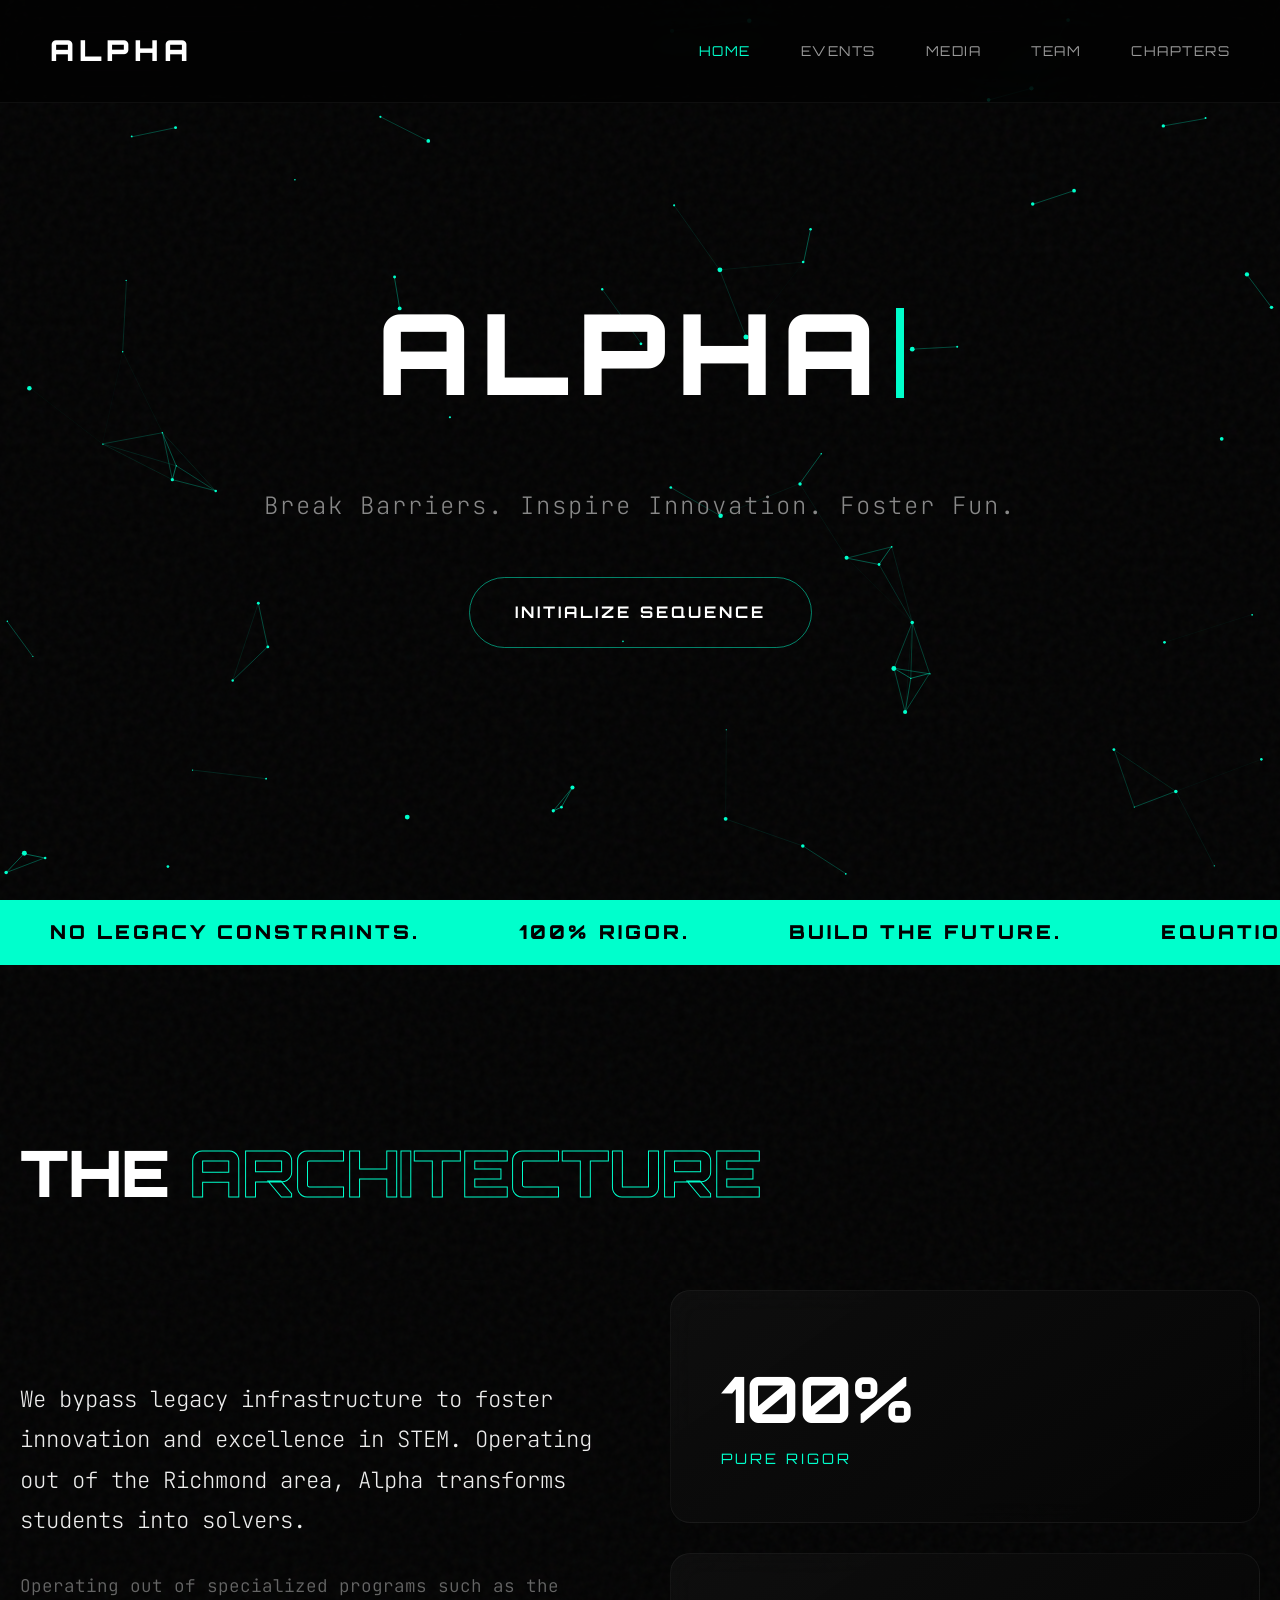
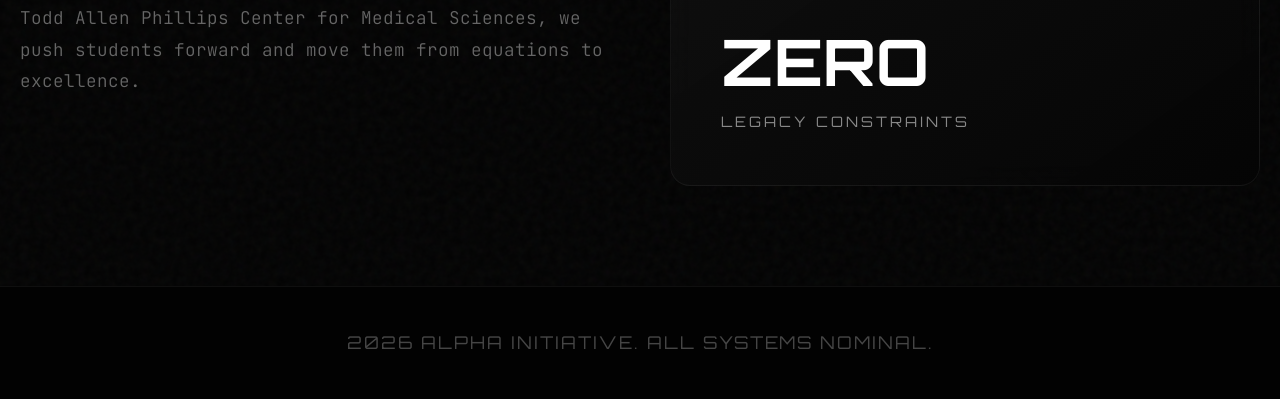
<file: index.html>
<!DOCTYPE html>
<html lang="en">
<head>
    <meta charset="UTF-8">
    <meta name="viewport" content="width=device-width, initial-scale=1.0">
    <title>ALPHA | Applied Innovation</title>
    <link href="https://fonts.googleapis.com/css2?family=JetBrains+Mono:wght@200;400;700&family=Orbitron:wght@400;700;900&display=swap" rel="stylesheet">
    <link rel="stylesheet" href="style.css">
</head>
<body>
    <div id="custom-cursor"></div>
    
    <canvas id="particle-canvas"></canvas>

    <nav>
        <div class="logo"><a href="index.html">ALPHA</a></div>
        <div class="nav-links">
            <a href="index.html" class="active">Home</a>
            <a href="events.html">Events</a>
            <a href="media.html">Media</a>
            <a href="team.html">Team</a>
            <a href="chapters.html">Chapters</a>
        </div>
    </nav>

    <header class="hero">
        <div class="hero-content reveal">
            <h1 class="hero-title" id="typewriter"></h1>
            <p style="font-size: 1.5rem; color: #888; margin: 30px 0 50px; font-weight: 200; letter-spacing: 2px;">
                Break Barriers. Inspire Innovation. Foster Fun.
            </p>
            <a href="events.html" class="btn-primary">Initialize Sequence</a>
        </div>
    </header>

    <div class="marquee-container reveal">
        <div class="marquee-content">
            <span>NO LEGACY CONSTRAINTS.</span>
            <span>100% RIGOR.</span>
            <span>BUILD THE FUTURE.</span>
            <span>EQUATIONS TO EXCELLENCE.</span>
            <span>NO LEGACY CONSTRAINTS.</span>
            <span>100% RIGOR.</span>
            <span>BUILD THE FUTURE.</span>
            <span>EQUATIONS TO EXCELLENCE.</span>
        </div>
    </div>

    <section class="container reveal" style="padding-top: 150px;">
        <h2 class="section-title">THE <span>ARCHITECTURE</span></h2>
        <div class="grid-2">
            <div>
                <p style="font-size: 1.4rem; color: #eee; margin-bottom: 30px; font-weight: 200; line-height: 1.8;">
                    We bypass legacy infrastructure to foster innovation and excellence in STEM. Operating out of the Richmond area, Alpha transforms students into solvers.
                </p>
                <p style="color: #666; font-size: 1.1rem; line-height: 1.8;">
                    Operating out of specialized programs such as the Todd Allen Phillips Center for Medical Sciences, we push students forward and move them from equations to excellence.
                </p>
            </div>
            <div style="display: flex; gap: 30px; flex-direction: column;">
                <div class="card" style="text-align: left;">
                    <h3 style="font-size: 4rem; color: var(--text-light); font-family: var(--font-heading); margin-bottom: -10px;">100%</h3>
                    <p style="color: var(--alpha-green); font-family: var(--font-heading); letter-spacing: 3px; font-size: 0.9rem;">PURE RIGOR</p>
                </div>
                <div class="card" style="text-align: left;">
                    <h3 style="font-size: 4rem; color: var(--text-light); font-family: var(--font-heading); margin-bottom: -10px;">ZERO</h3>
                    <p style="color: #888; font-family: var(--font-heading); letter-spacing: 3px; font-size: 0.9rem;">LEGACY CONSTRAINTS</p>
                </div>
            </div>
        </div>
    </section>

    <footer><p style="opacity: 0.3; letter-spacing: 2px;">2026 ALPHA INITIATIVE. ALL SYSTEMS NOMINAL.</p></footer>
    <script src="script.js"></script>
</body>
</html>
</file>
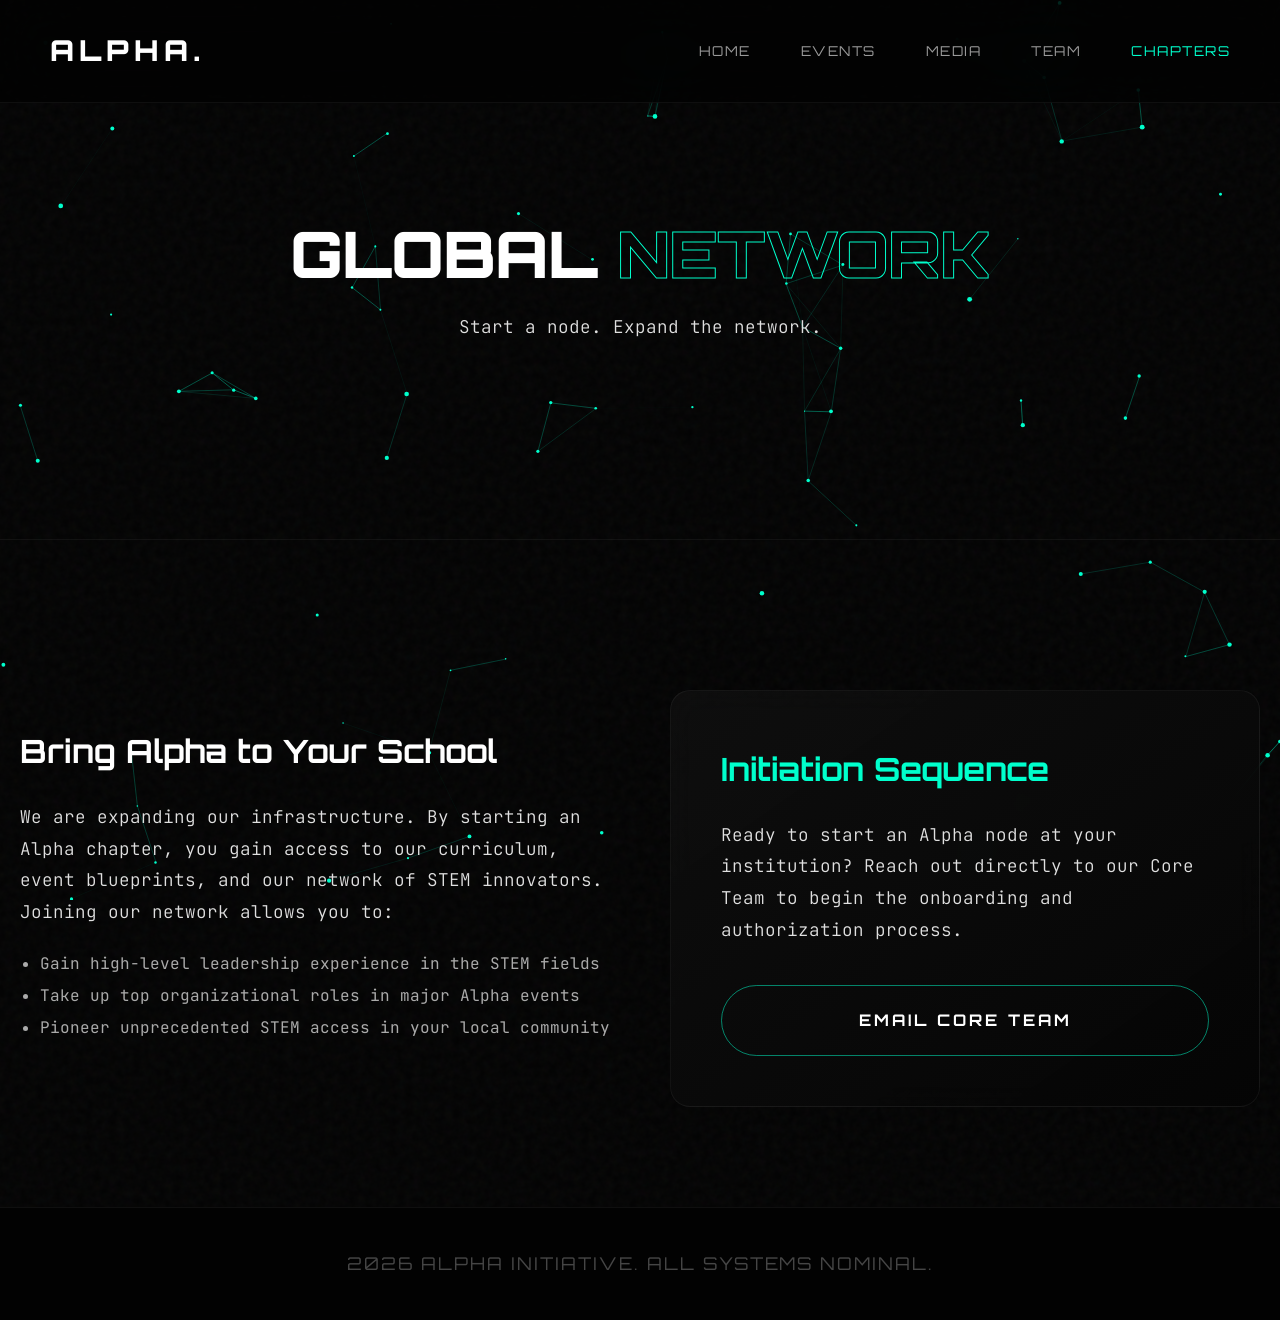
<file: chapters.html>
<!DOCTYPE html>
<html lang="en">
<head>
    <meta charset="UTF-8">
    <meta name="viewport" content="width=device-width, initial-scale=1.0">
    <title>Chapters | ALPHA</title>
    <link href="https://fonts.googleapis.com/css2?family=JetBrains+Mono:wght@400;500;700&family=Orbitron:wght@400;700;900&display=swap" rel="stylesheet">
    <link rel="stylesheet" href="style.css">
</head>
<body>
    <canvas id="particle-canvas"></canvas>

    <nav>
        <div class="logo"><a href="index.html">ALPHA.</a></div>
        <div class="nav-links">
            <a href="index.html">Home</a>
            <a href="events.html">Events</a>
            <a href="media.html">Media</a>
            <a href="team.html">Team</a>
            <a href="chapters.html" class="active">Chapters</a>
        </div>
    </nav>

    <header class="page-header">
        <div class="reveal">
            <h1 class="section-title" style="margin-bottom:0;">GLOBAL <span>NETWORK</span></h1>
            <p>Start a node. Expand the network.</p>
        </div>
    </header>

    <section class="container reveal">
        <div class="grid-2">
            <div>
                <h2 style="font-family: var(--font-heading); font-size: 2rem; margin-bottom: 20px;">Bring Alpha to Your School</h2>
                <p style="color: var(--text-muted); margin-bottom: 20px;">We are expanding our infrastructure. By starting an Alpha chapter, you gain access to our curriculum, event blueprints, and our network of STEM innovators. Joining our network allows you to:</p>
                <ul style="color: #aaa; margin-left: 20px; margin-bottom: 30px; line-height: 2;">
                    <li>Gain high-level leadership experience in the STEM fields</li>
                    <li>Take up top organizational roles in major Alpha events</li>
                    <li>Pioneer unprecedented STEM access in your local community</li>
                </ul>
            </div>
            
            <div class="card">
                <h3 style="font-family: var(--font-heading); margin-bottom: 20px; color: var(--alpha-green); font-size: 2rem;">Initiation Sequence</h3>
                <p style="color: var(--text-muted); margin-bottom: 40px; font-size: 1.1rem;">
                    Ready to start an Alpha node at your institution? Reach out directly to our Core Team to begin the onboarding and authorization process.
                </p>
                
                <a href="mailto:arjunmadaan29@gmail.com?subject=New%20Alpha%20Chapter%20Inquiry" class="btn-magnetic" style="width: 100%; text-align: center;">
                    EMAIL CORE TEAM
                </a>
            </div>

        </div>
    </section>

    <footer><p style="opacity: 0.3; letter-spacing: 2px;">2026 ALPHA INITIATIVE. ALL SYSTEMS NOMINAL.</p></footer>
    
    <script src="script.js"></script>
</body>
</html>
</file>
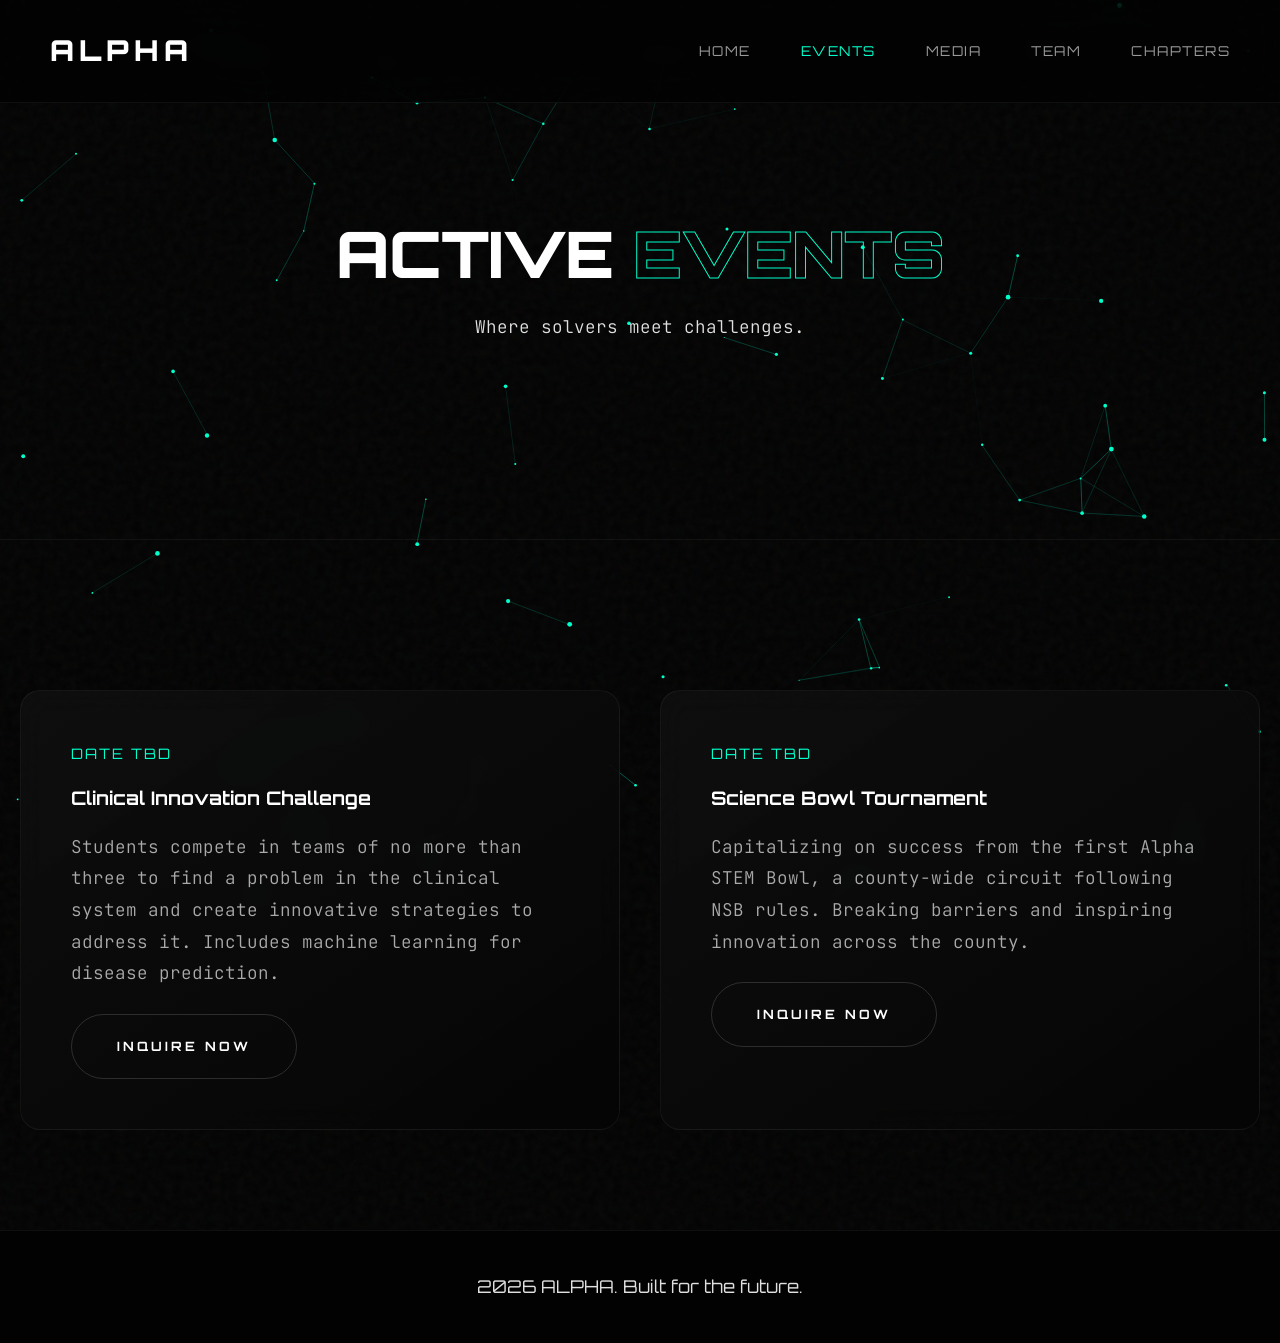
<file: events.html>
<!DOCTYPE html>
<html lang="en">
<head>
    <meta charset="UTF-8">
    <meta name="viewport" content="width=device-width, initial-scale=1.0">
    <title>Events | ALPHA</title>
    <link href="https://fonts.googleapis.com/css2?family=JetBrains+Mono:wght@400;500;700&family=Orbitron:wght@400;700;900&display=swap" rel="stylesheet">
    <link rel="stylesheet" href="style.css">
</head>
<body>
    <canvas id="particle-canvas"></canvas>

    <nav>
        <div class="logo"><a href="index.html">ALPHA</a></div>
        <div class="nav-links">
            <a href="index.html">Home</a>
            <a href="events.html" class="active">Events</a>
            <a href="media.html">Media</a>
            <a href="team.html">Team</a>
            <a href="chapters.html">Chapters</a>
        </div>
    </nav>

    <header class="page-header parallax-bg">
        <div class="reveal">
            <h1 class="section-title" style="margin-bottom:0;">ACTIVE <span>EVENTS</span></h1>
            <p>Where solvers meet challenges.</p>
        </div>
    </header>

    <section class="container reveal">
        <div class="grid-3">
            <div class="card">
                <div class="card-date">DATE TBD</div>
                <h3 style="font-family: var(--font-heading); margin-bottom: 15px;">Clinical Innovation Challenge</h3>
                <p style="color: #aaa; margin-bottom: 25px;">Students compete in teams of no more than three to find a problem in the clinical system and create innovative strategies to address it. Includes machine learning for disease prediction.</p>
                <a href="mailto:arjunmadaan29@gmail.com" class="btn-secondary" style="font-size: 0.8rem;">INQUIRE NOW</a>
            </div>
            <div class="card">
                <div class="card-date">DATE TBD</div>
                <h3 style="font-family: var(--font-heading); margin-bottom: 15px;">Science Bowl Tournament</h3>
                <p style="color: #aaa; margin-bottom: 25px;">Capitalizing on success from the first Alpha STEM Bowl, a county-wide circuit following NSB rules. Breaking barriers and inspiring innovation across the county.</p>
                <a href="mailto:arjunmadaan29@gmail.com" class="btn-secondary" style="font-size: 0.8rem;">INQUIRE NOW</a>
            </div>
        </div>
    </section>

    <footer><p>2026 ALPHA. Built for the future.</p></footer>
    <script src="script.js"></script>
</body>
</html>
</file>
<file: style.css>
:root {
    --bg-dark: #020202;
    --text-light: #ffffff;
    --text-muted: #e0e0e0; 
    --alpha-green: #00ffcc;
    --alpha-blue: #0044ff;
    --font-heading: 'Orbitron', sans-serif;
    --font-body: 'JetBrains Mono', monospace;
}

/* Base resets */
* { margin: 0; padding: 0; box-sizing: border-box; scroll-behavior: smooth; }

body {
    background-color: var(--bg-dark); color: var(--text-light);
    font-family: var(--font-body); line-height: 1.8; overflow-x: hidden;
    background-image: url("data:image/svg+xml,%3Csvg viewBox='0 0 200 200' xmlns='http://www.w3.org/2000/svg'%3E%3Cfilter id='noiseFilter'%3E%3CfeTurbulence type='fractalNoise' baseFrequency='0.8' numOctaves='3' stitchTiles='stitch'/%3E%3C/filter%3E%3Crect width='100%25' height='100%25' filter='url(%23noiseFilter)' opacity='0.04'/%3E%3C/svg%3E");
}

/* Fail-Safe Fluid Cursor Logic: Only hides pointer when JS lifecycle initializes successfully */
@media (pointer: fine) {
    body.custom-cursor-active * { cursor: none !important; }
}

#custom-cursor {
    position: fixed; top: 0; left: 0; width: 12px; height: 12px;
    background-color: var(--alpha-green); border-radius: 50%;
    pointer-events: none; z-index: 99999; transform: translate(-50%, -50%);
    transition: width 0.3s cubic-bezier(0.19, 1, 0.22, 1), height 0.3s cubic-bezier(0.19, 1, 0.22, 1), background-color 0.3s;
    mix-blend-mode: exclusion;
    opacity: 0; /* Managed via script.js lifecycle mapping */
}
#custom-cursor.hover { width: 60px; height: 60px; background-color: #fff; }

/* Typography & Layouts */
p { color: var(--text-muted); font-weight: 300; font-size: 1.1rem; }
.container { max-width: 1400px; margin: 0 auto; padding: 150px 20px 100px; }
.section-title { font-family: var(--font-heading); font-size: 4rem; margin-bottom: 60px; letter-spacing: -1px; text-transform: uppercase; font-weight: 900; }
.section-title span { color: transparent; -webkit-text-stroke: 1px var(--alpha-green); }

.grid-2 { display: grid; grid-template-columns: 1fr 1fr; gap: 60px; align-items: center; }
.grid-3 { display: grid; grid-template-columns: repeat(auto-fit, minmax(320px, 1fr)); gap: 40px; }

/* Ultra-Glass Navigation */
nav {
    display: flex; justify-content: space-between; align-items: center;
    padding: 25px 50px; background: rgba(2, 2, 2, 0.7);
    backdrop-filter: blur(25px) saturate(200%); -webkit-backdrop-filter: blur(25px);
    position: fixed; width: 100%; top: 0; z-index: 100;
    border-bottom: 1px solid rgba(255, 255, 255, 0.05);
}
.logo a { font-family: var(--font-heading); font-weight: 900; font-size: 1.8rem; letter-spacing: 5px; color: var(--text-light); text-decoration: none; }
.nav-links a {
    color: #999; text-decoration: none; margin-left: 40px;
    font-family: var(--font-heading); font-size: 0.85rem; letter-spacing: 1.5px;
    transition: color 0.4s ease; text-transform: uppercase;
}
.nav-links a:hover, .nav-links a.active { color: var(--alpha-green); }

/* Hero Section */
.hero { height: 100vh; display: flex; align-items: center; justify-content: center; text-align: center; }
.page-header { height: 60vh; display: flex; align-items: center; justify-content: center; text-align: center; border-bottom: 1px solid rgba(255,255,255,0.05); }

/* The Authentic JS Typewriter Classes */
.hero-title {
    font-family: var(--font-heading);
    font-size: 7rem;
    font-weight: 900;
    letter-spacing: 10px;
    color: var(--text-light);
    display: inline-flex;
    align-items: center;
    justify-content: center;
    min-height: 1.2em;
}

.blinking-cursor {
    display: inline-block;
    width: 8px;
    height: 0.8em;
    background-color: var(--alpha-green);
    margin-left: 10px;
    animation: cursor-blink 0.5s step-end infinite;
}

@keyframes cursor-blink {
    0%, 100% { opacity: 0; }
    50% { opacity: 1; }
}

/* Infinite Marquee */
.marquee-container {
    width: 100vw; overflow: hidden; background: var(--alpha-green); color: var(--bg-dark);
    padding: 15px 0; font-family: var(--font-heading); font-weight: 900; font-size: 1.2rem; letter-spacing: 3px; 
}
.marquee-content { display: inline-flex; white-space: nowrap; animation: marquee 20s linear infinite; }
.marquee-content span { padding: 0 50px; }
@keyframes marquee { 0% { transform: translate3d(0, 0, 0); } 100% { transform: translate3d(-50%, 0, 0); } }

/* Magnetic Buttons */
.btn-primary, .btn-secondary, .btn-magnetic {
    display: inline-flex; justify-content: center; align-items: center;
    padding: 20px 45px; font-family: var(--font-heading);
    text-decoration: none; font-weight: bold; letter-spacing: 3px; text-transform: uppercase;
    background: transparent; color: var(--text-light); border: 1px solid rgba(0, 255, 204, 0.5);
    border-radius: 50px; position: relative; overflow: hidden; 
    transition: color 0.4s ease, border-color 0.4s ease; will-change: transform; 
}
.btn-secondary {
    border-color: rgba(255, 255, 255, 0.15);
}
.btn-primary::before, .btn-secondary::before, .btn-magnetic::before {
    content: ''; position: absolute; top: 100%; left: 0; width: 100%; height: 100%;
    background: var(--alpha-green); transition: transform 0.5s cubic-bezier(0.19, 1, 0.22, 1); z-index: -1; border-radius: 50px;
}
.btn-primary:hover::before, .btn-secondary:hover::before, .btn-magnetic:hover::before { transform: translateY(-100%); }
.btn-primary:hover, .btn-secondary:hover, .btn-magnetic:hover { color: var(--bg-dark); border-color: var(--alpha-green); }

/* 3D Glass Cards & Media */
.card {
    background: linear-gradient(145deg, rgba(20,20,20,0.6) 0%, rgba(5,5,5,0.9) 100%);
    border: 1px solid rgba(255, 255, 255, 0.05); padding: 50px; border-radius: 20px; 
    backdrop-filter: blur(15px); transition: border-color 0.4s ease; transform-style: preserve-3d;
}
.card:hover { border-color: rgba(0, 255, 204, 0.2); }
.card > * { transform: translateZ(30px); }
.card.no-tilt > * { transform: none; }
.card-date { color: var(--alpha-green); font-family: var(--font-heading); font-size: 0.9rem; margin-bottom: 15px; letter-spacing: 2px; }

.team-member { text-align: center; }
.team-avatar { width: 180px; height: 180px; margin: 0 auto 25px auto; border-radius: 50%; border: 3px solid transparent; background-color: #111; background-size: cover; background-position: center; transition: all 0.4s ease; filter: grayscale(50%); }
.team-member:hover .team-avatar { border-color: var(--alpha-green); filter: grayscale(0%); transform: scale(1.05); box-shadow: 0 0 25px rgba(0, 255, 204, 0.3); }
.role { color: var(--alpha-green); font-size: 0.9rem; text-transform: uppercase; letter-spacing: 1px; margin-bottom: 15px;}

.media-gallery { display: grid; grid-template-columns: repeat(auto-fit, minmax(300px, 1fr)); gap: 20px; }
.media-item { height: 250px; background: #111; border-radius: 8px; overflow: hidden; position: relative; }
.media-item img { width: 100%; height: 100%; object-fit: cover; transition: transform 0.5s ease; filter: brightness(0.7); }
.media-item:hover img { transform: scale(1.1); filter: brightness(1); }

/* Premium Floating Forms */
.premium-form .form-group { position: relative; margin-bottom: 40px; }
.premium-form input, .premium-form textarea { width: 100%; padding: 10px 0; background: transparent; border: none; border-bottom: 2px solid rgba(255,255,255,0.1); color: var(--text-light); font-family: var(--font-body); font-size: 1.1rem; transition: border-color 0.4s ease; resize: none; border-radius: 0; }
.premium-form input:focus, .premium-form textarea:focus { outline: none; border-bottom-color: var(--alpha-green); }
.premium-form label { position: absolute; top: 10px; left: 0; color: #777; font-family: var(--font-heading); font-size: 1rem; letter-spacing: 1px; pointer-events: none; transition: all 0.3s cubic-bezier(0.19, 1, 0.22, 1); }
.premium-form input:focus ~ label, .premium-form input:valid ~ label, .premium-form textarea:focus ~ label, .premium-form textarea:valid ~ label { top: -20px; font-size: 0.75rem; color: var(--alpha-green); }

/* Reveal & Particle Base */
.reveal { opacity: 0; transform: translateY(40px); transition: all 1s cubic-bezier(0.19, 1, 0.22, 1); }
.reveal.active { opacity: 1; transform: translateY(0); }
#particle-canvas { position: fixed; top: 0; left: 0; width: 100vw; height: 100vh; z-index: -1; pointer-events: none; }
footer { text-align: center; padding: 40px; background: #020202; border-top: 1px solid rgba(255,255,255,0.05); font-family: var(--font-heading); font-size: 0.9rem; color: #555; }

/* =========================================
   MOBILE OPTIMIZATION
   ========================================= */
@media (max-width: 900px) {
    .grid-2, .grid-3 { grid-template-columns: 1fr; gap: 40px; }
}

@media (max-width: 768px) {
    nav { padding: 15px; flex-direction: column; gap: 15px; }
    .nav-links { display: flex; flex-wrap: wrap; justify-content: center; gap: 15px; }
    .nav-links a { margin: 0; font-size: 0.75rem; }
    .hero-title { font-size: 4rem; letter-spacing: 5px; } 
    .section-title { font-size: 2.2rem; margin-bottom: 30px; line-height: 1.2; }
    p { font-size: 1rem; }
    .container { padding: 120px 20px 60px; }
    .card { padding: 30px; }
    .hero p { font-size: 1.1rem !important; }
    .card > * { transform: none !important; }
    .card:hover { transform: none !important; }
}

@media (hover: none) and (pointer: coarse) {
    body.custom-cursor-active * { cursor: auto !important; }
    * { cursor: auto !important; }
    .btn-magnetic:hover { transform: none !important; }
}
</file>
